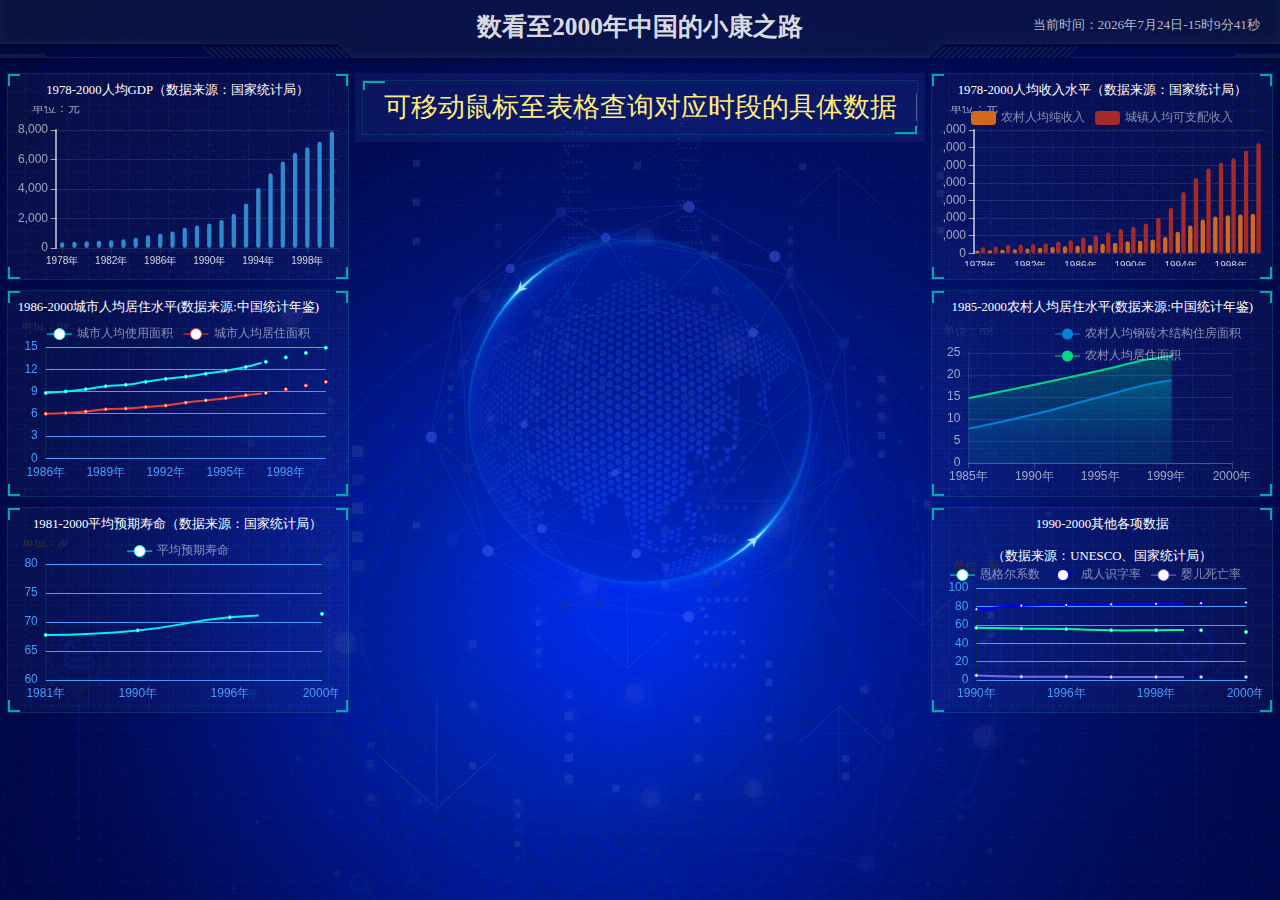
<file: index.html>
<!DOCTYPE html>
<html lang="en">
  <head>
    <meta charset="UTF-8" />
    <meta name="viewport" content="width=device-width, initial-scale=1.0" />
    <title>数看至2000年中国的小康之路</title>
    <link rel="stylesheet" href="css/index.css" />
  </head>
  <body>
    <!-- 头部 -->
    <header>
      <h1>数看至2000年中国的小康之路</h1>
      <div class="show-time"></div>
      <script>
        var t = null;
        t = setTimeout(time, 1000); //开始运行
        function time() {
          clearTimeout(t); //清除定时器
          dt = new Date();
          var y = dt.getFullYear();
          var mt = dt.getMonth() + 1;
          var day = dt.getDate();
          var h = dt.getHours(); //获取时
          var m = dt.getMinutes(); //获取分
          var s = dt.getSeconds(); //获取秒
          document.querySelector(".show-time").innerHTML =
            "当前时间：" +
            y +
            "年" +
            mt +
            "月" +
            day +
            "日-" +
            h +
            "时" +
            m +
            "分" +
            s +
            "秒";
          t = setTimeout(time, 1000); //设定定时器，循环运行
        }
      </script>
    </header>

    <!-- 页面主体 -->
    <section class="mainbox">
      <!-- 左侧盒子 -->
      <div class="column">
        <div class="panel bar">
          <h2>1978-2000人均GDP（数据来源：国家统计局）</h2>
          <!-- 图表放置盒子 -->
          <div class="chart"></div>
          <!-- 伪元素绘制盒子下边角 -->
          <div class="panel-footer"></div>
        </div>
        <div class="panel line">
          <h2> 1986-2000城市人均居住水平(数据来源:中国统计年鉴)
            <a class="a-active" href="javascript:;"></a>
            <a href="javascript:;"></a>
          </h2>
          <div class="chart"></div>
          <div class="panel-footer"></div>
        </div>
        <div class="panel pie">
          <h2>1981-2000平均预期寿命（数据来源：国家统计局）</h2>
          <div class="chart"></div>
          <div class="panel-footer"></div>
        </div>
      </div>
      <!-- 中间盒子 -->
      <div class="column">
        <!-- 头部 no模块 -->
        <div class="no">
          <div class="no-hd">
            <ul>
              <li>可移动鼠标至表格查询对应时段的具体数据</li>
            </ul>
          </div>
          <div class="no-bd">
            <ul>
            </ul>
          </div>
        </div>
        <!-- map模块 -->
        <div class="map">
          <div class="map1"></div>
          <div class="map2"></div>
          <div class="map3"></div>
          <div class="chart"></div>
        </div>
      </div>
      <!-- 右侧盒子 -->
      <div class="column">
        <div class="panel bar2">
          <h2>1978-2000人均收入水平（数据来源：国家统计局）</h2>
          <div class="chart"></div>
          <div class="panel-footer"></div>
        </div>
        <div class="panel line2">
          <h2>1985-2000农村人均居住水平(数据来源:中国统计年鉴)</h2>
          <div class="chart"></div>
          <div class="panel-footer"></div>
        </div>
        <div class="panel pie2">
          <h2><a></a><a></a><a></a><a></a><a></a><a></a>1990-2000其他各项数据<a></a><a></a><a></a><a></a><a></a><a></a>
            （数据来源：UNESCO、国家统计局）</h2>
          <div class="chart"></div>
          <div class="panel-footer"></div>
        </div>
      </div>
    </section>

    <script src="js/flexible.js"></script>
    <script src="js/echarts.min.js"></script>
    <script src="js/jquery.js"></script>
    <!-- 引入china.js 完成地图模块 -->
    <script src="js/china.js"></script>
    <script src="js/index.js"></script>
  </body>
</html>
</file>
<file: css/index.css>
* {
  margin: 0;
  padding: 0;
  box-sizing: border-box;
}
li {
  list-style: none;
}
@font-face {
  font-family: electronicFont;
  src: url(../font/DS-DIGIT.TTF);
}
body {
  background: url(../images//bg.jpg) no-repeat top center;
  line-height: 1.15;
}
header {
  position: relative;
  height: 1.25rem;
  background: url(../images/head_bg.png) no-repeat;
  background-size: 100% 100%;
}
header h1 {
  font-size: 0.475rem;
  color: rgba(255, 255, 255, 0.87);
  text-align: center;
  line-height: 1rem;
}
header .show-time {
  position: absolute;
  top: 0;
  right: 0.375rem;
  line-height: 0.9375rem;
  color: rgba(255, 255, 255, 0.7);
  font-size: 0.25rem;
}
.mainbox {
  display: flex;
  min-width: 1024px;
  max-height: 1920px;
  margin: 0 auto;
  padding: 0.125rem 0.125rem 0;
}
.mainbox .column {
  flex: 3;
}
.mainbox .column:nth-child(2) {
  flex: 5;
  margin: 0 0.125rem 0.3rem;
  overflow: hidden;
}
.mainbox .panel {
  position: relative;
  height: 3.875rem;
  padding: 0 0.1875rem 0.5rem;
  margin-bottom: 0.1875rem;
  border: 1px solid rgba(25, 186, 139, 0.17);
  background: url(../images/line.png) rgba(255, 255, 255, 0.03);
}
.mainbox .panel::before {
  position: absolute;
  top: 0;
  left: 0;
  width: 10px;
  height: 10px;
  border-left: 2px solid #02a6b5;
  border-top: 2px solid #02a6b5;
  content: '';
}
.mainbox .panel::after {
  position: absolute;
  top: 0;
  right: 0;
  width: 10px;
  height: 10px;
  border-right: 2px solid #02a6b5;
  border-top: 2px solid #02a6b5;
  content: '';
}
.mainbox .panel .panel-footer {
  position: absolute;
  bottom: 0;
  left: 0;
  width: 100%;
}
.mainbox .panel .panel-footer::before {
  position: absolute;
  bottom: 0;
  left: 0;
  width: 10px;
  height: 10px;
  border-left: 2px solid #02a6b5;
  border-bottom: 2px solid #02a6b5;
  content: '';
}
.mainbox .panel .panel-footer::after {
  position: absolute;
  bottom: 0;
  right: 0;
  width: 10px;
  height: 10px;
  border-right: 2px solid #02a6b5;
  border-bottom: 2px solid #02a6b5;
  content: '';
}
.mainbox .panel h2 {
  height: 0.6rem;
  color: #fff;
  line-height: 0.6rem;
  text-align: center;
  font-size: 0.24rem;
  font-weight: 400;
}
.mainbox .panel h2 a {
  color: #a7a7a7;
  text-decoration: none;
  margin: 0 0.125rem;
}
.mainbox .panel h2 .a-active {
  color: #fff;
}
.mainbox .panel .chart {
  height: 3rem;
}
.no {
  background-color: rgba(101, 132, 226, 0.1);
  padding: 0.125rem;
}
.no .no-hd {
  position: relative;
  border: 1px solid rgba(25, 186, 139, 0.17);
}
.no .no-hd::before {
  position: absolute;
  top: 0;
  left: 0;
  width: 0.375rem;
  height: 0.125rem;
  border-top: 2px solid #02a6b5;
  border-left: 2px solid #02a6b5;
  content: '';
}
.no .no-hd::after {
  position: absolute;
  bottom: 0;
  right: 0;
  width: 0.375rem;
  height: 0.125rem;
  border-bottom: 2px solid #02a6b5;
  border-right: 2px solid #02a6b5;
  content: '';
}
.no .no-hd ul {
  display: flex;
}
.no .no-hd ul li {
  position: relative;
  flex: 1;
  line-height: 1rem;
  font-size: 0.5rem;
  color: #ffeb7b;
  text-align: center;
  font-family: electronicFont;
}
.no .no-hd ul li:first-child::after {
  content: '';
  position: absolute;
  top: 25%;
  right: 0;
  height: 50%;
  width: 1px;
  background-color: rgba(255, 255, 255, 0.3);
}
.no .no-bd ul {
  display: flex;
}
.no .no-bd ul li {
  flex: 1;
  text-align: center;
  color: rgba(255, 255, 255, 0.7);
  font-size: 0.225rem;
  height: 0.5rem;
  line-height: 0.5rem;
  padding-top: 0.125rem;
}
.map {
  position: relative;
  height: 10.125rem;
}
.map .map1 {
  width: 6.475rem;
  height: 6.475rem;
  position: absolute;
  top: 50%;
  left: 50%;
  transform: translate(-50%, -50%);
  background: url(../images/map.png);
  background-size: 100% 100%;
  opacity: 0.3;
}
.map .map2 {
  position: absolute;
  top: 50%;
  left: 50%;
  transform: translate(-50%, -50%);
  width: 8.0375rem;
  height: 8.0375rem;
  background: url(../images/lbx.png);
  background-size: 100% 100%;
  animation: rotate1 15s linear infinite;
  opacity: 0.6;
}
.map .map3 {
  position: absolute;
  top: 50%;
  left: 50%;
  transform: translate(-50%, -50%);
  width: 7.075rem;
  height: 7.075rem;
  background: url(../images/jt.png);
  background-size: 100% 100%;
  animation: rotate2 15s linear infinite;
}
.map .chart {
  position: absolute;
  top: 0;
  left: 0;
  height: 10.125rem;
  width: 100%;
}
@keyframes rotate1 {
  from {
    transform: translate(-50%, -50%) rotate(0deg);
  }
  to {
    transform: translate(-50%, -50%) rotate(360deg);
  }
}
@keyframes rotate2 {
  from {
    transform: translate(-50%, -50%) rotate(360deg);
  }
  to {
    transform: translate(-50%, -50%) rotate(0deg);
  }
}
/* 约束屏幕尺寸 */
@media screen and (max-width: 1024px) {
  html {
    font-size: 42px !important;
  }
}
@media screen and (min-width: 1920px) {
  html {
    font-size: 80px !important;
  }
}
</file>
